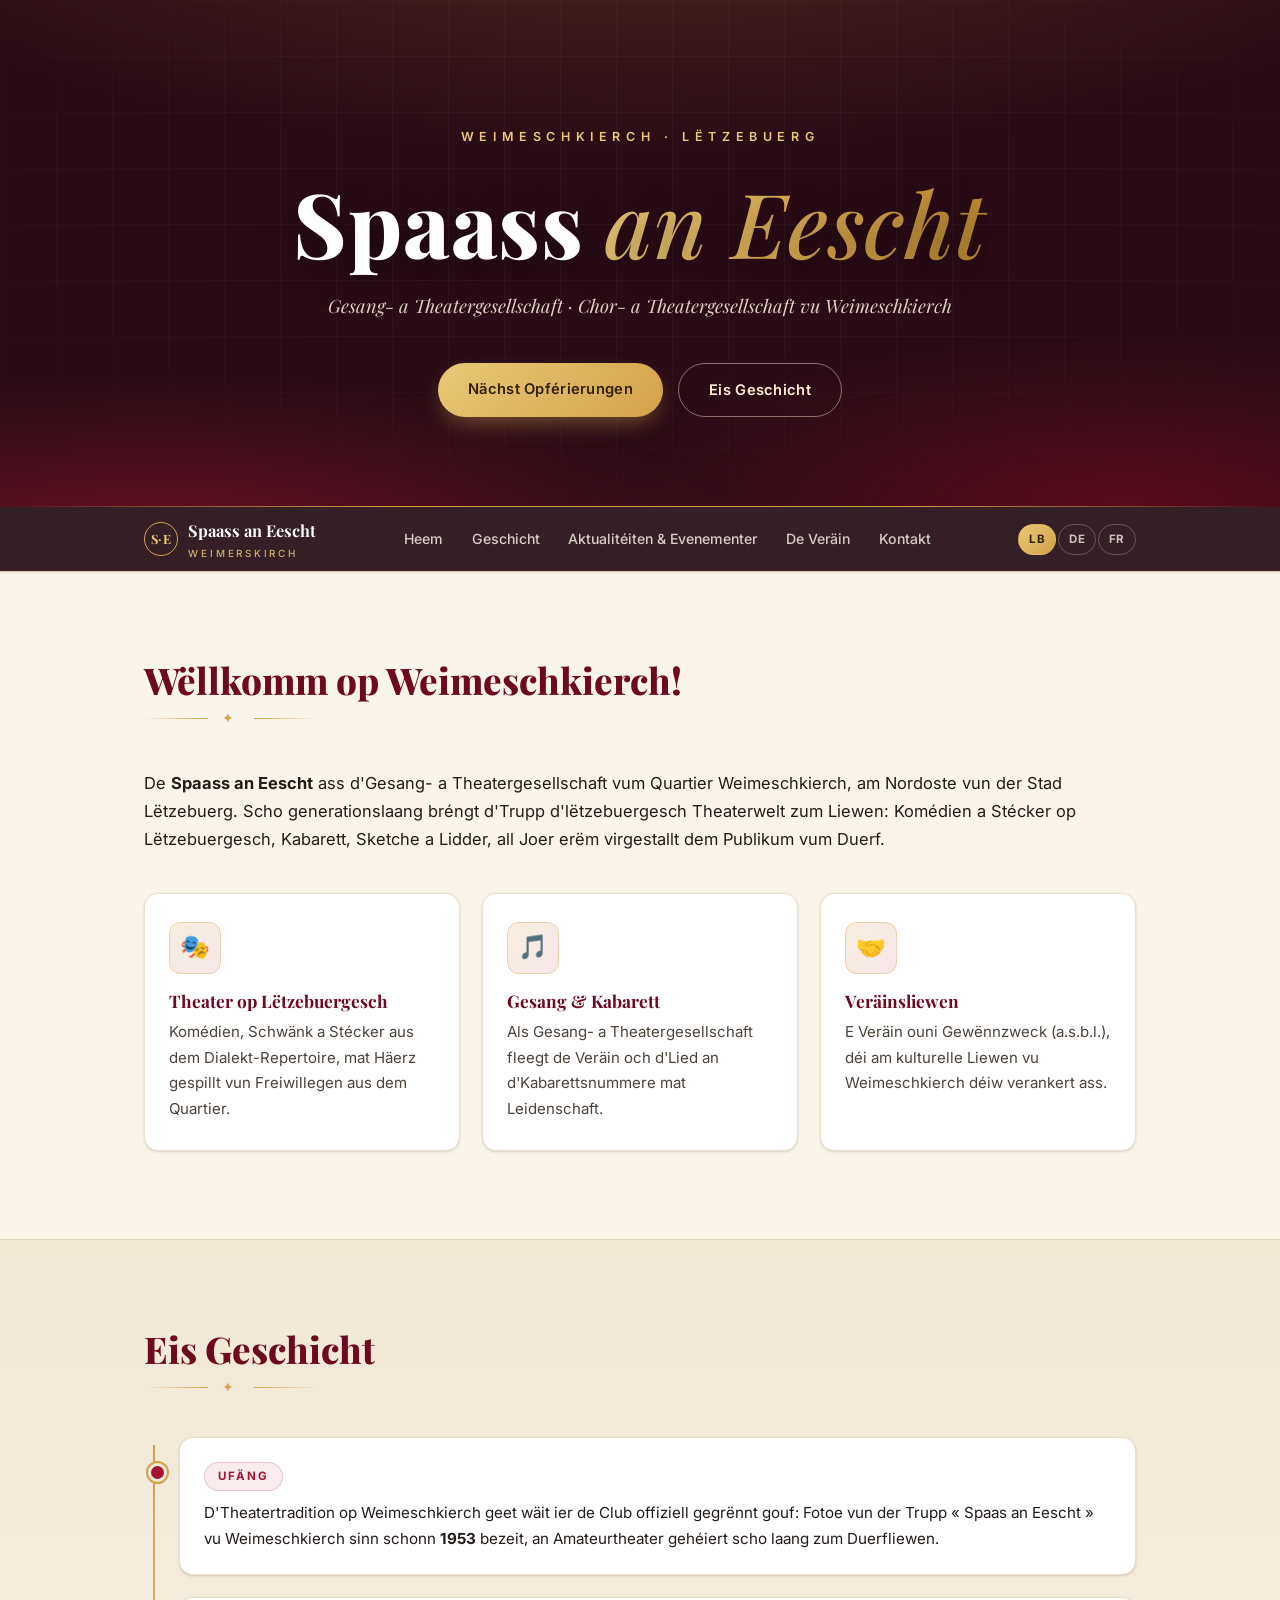
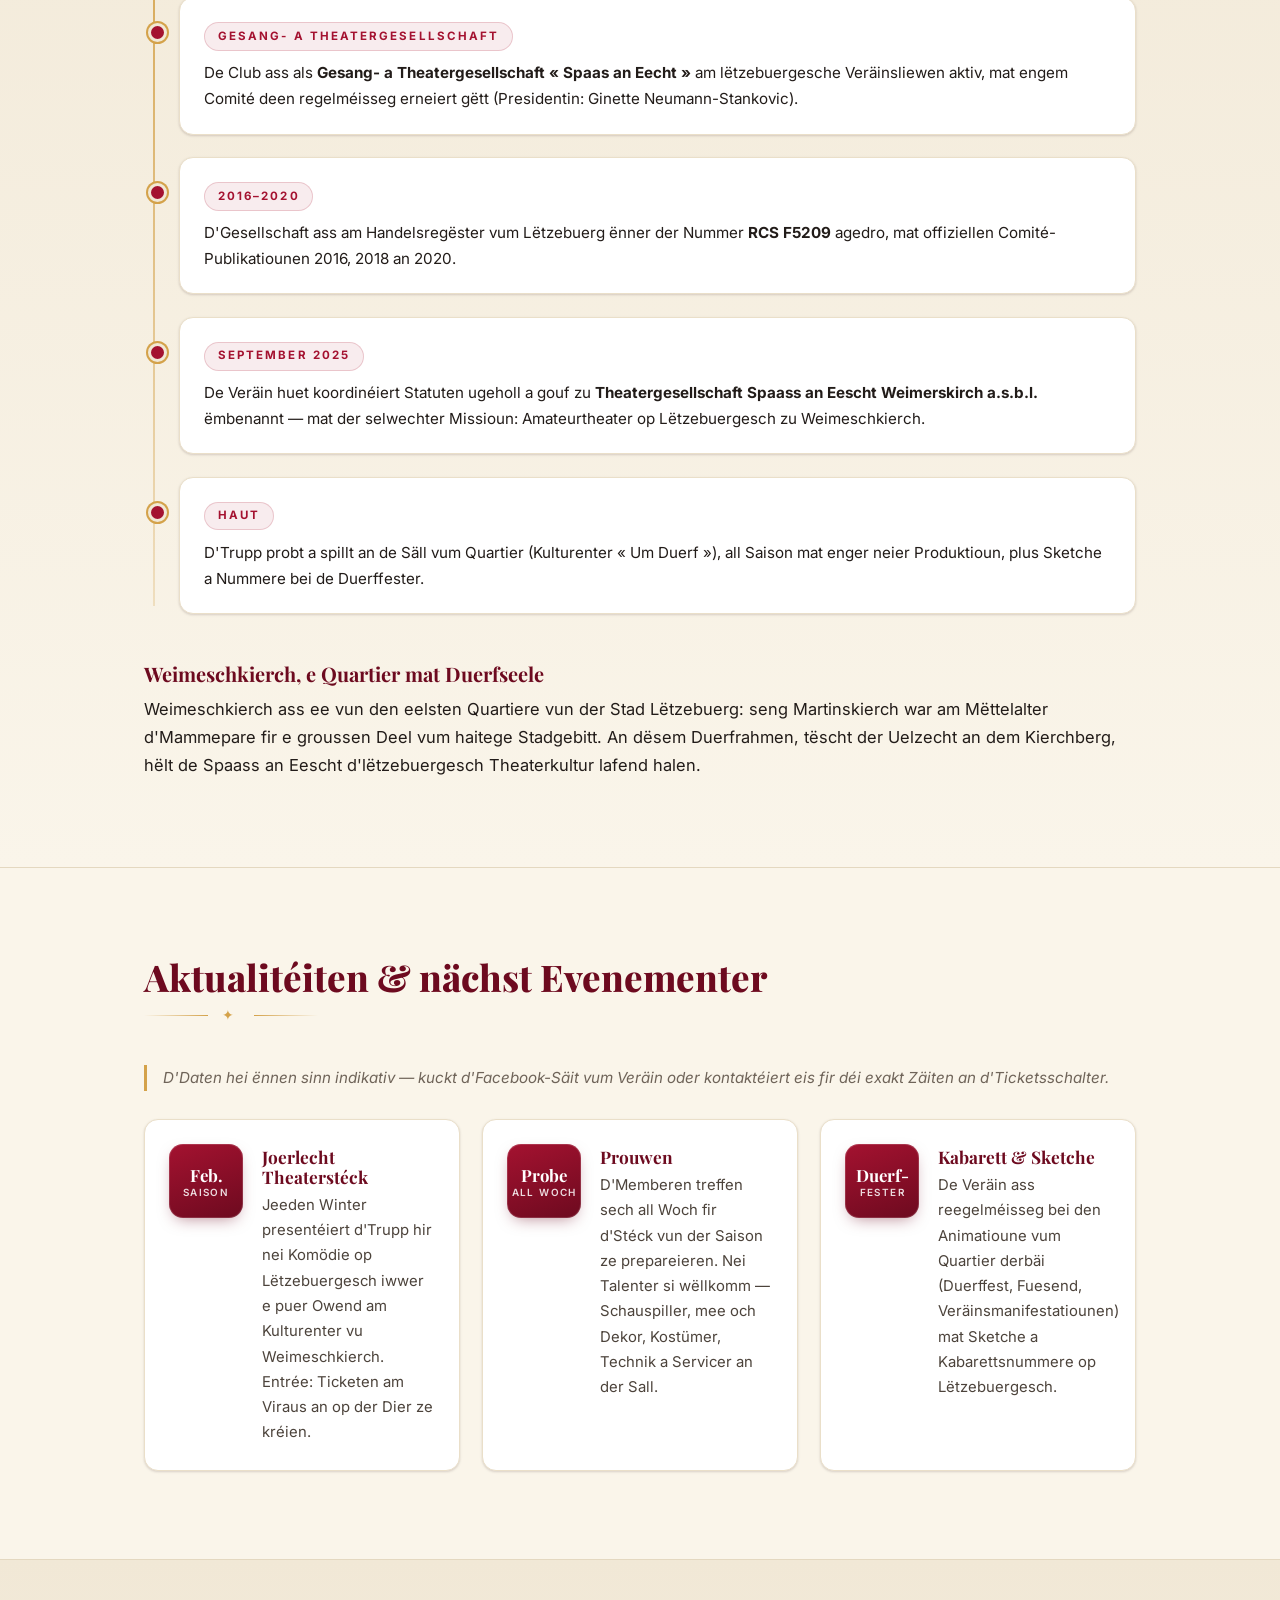
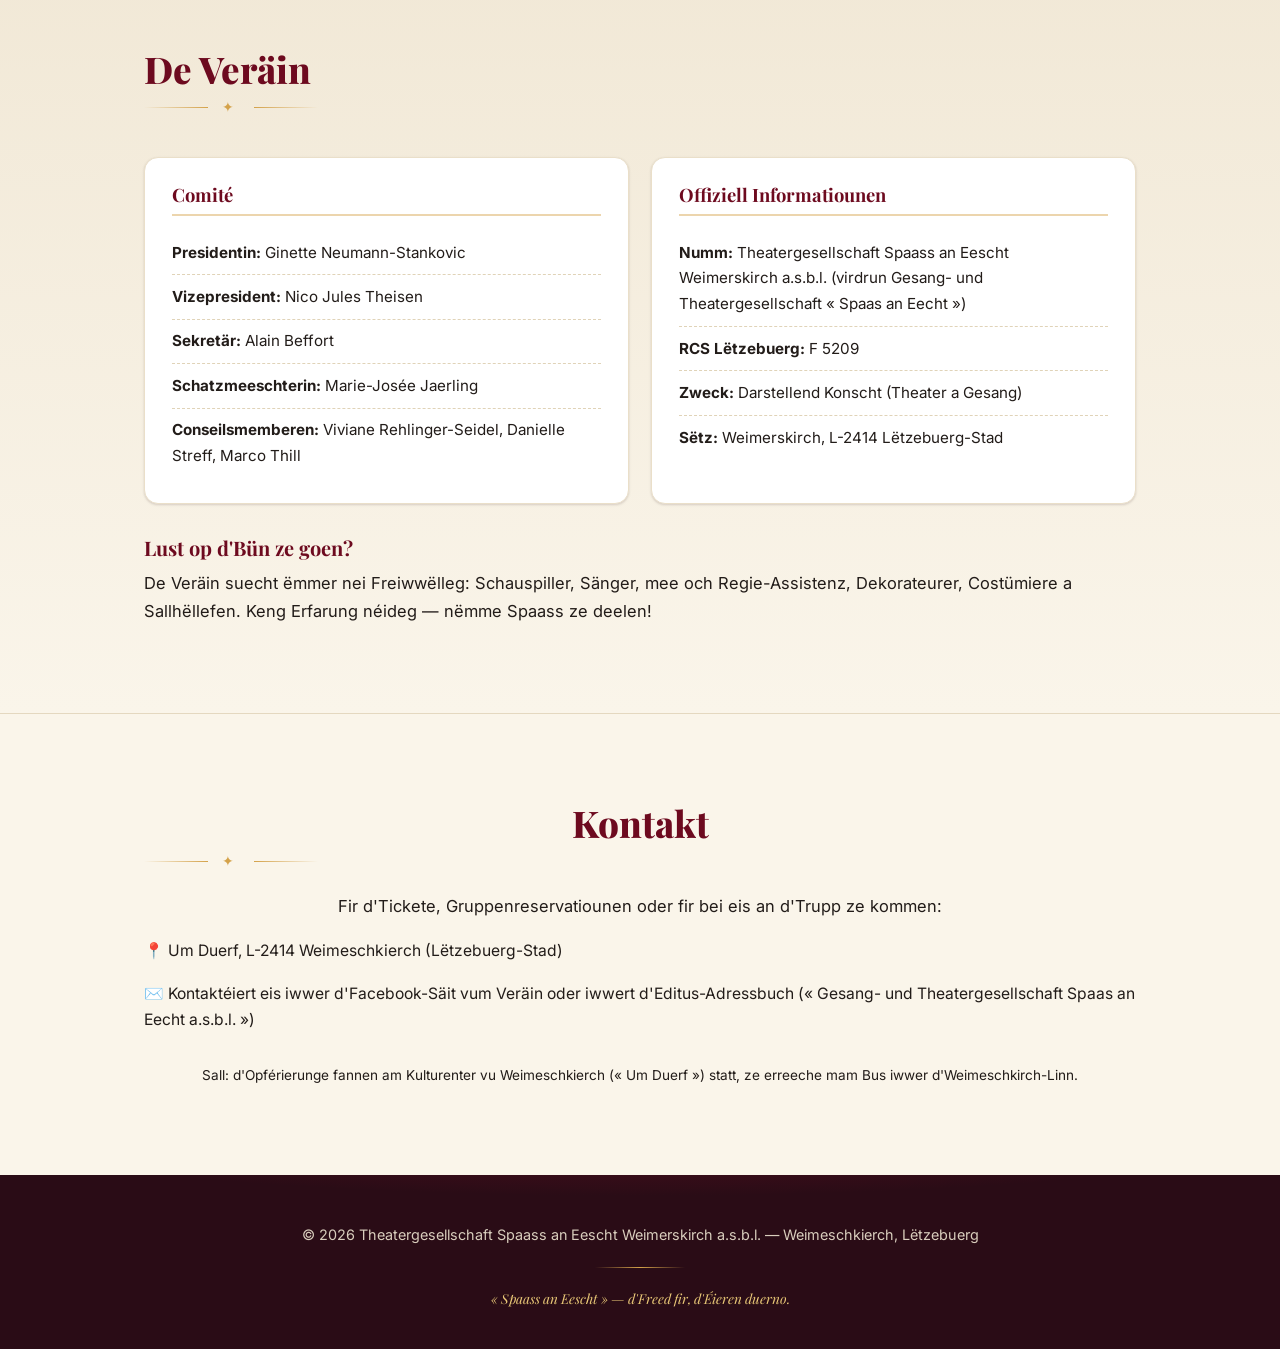
<file: index.html>
<!DOCTYPE html>
<html lang="lb">
<head>
<meta charset="UTF-8">
<meta name="viewport" content="width=device-width, initial-scale=1.0">
<title>Theatergesellschaft Spaass an Eescht Weimerskirch a.s.b.l. — Theaterclub vu Weimeschkierch</title>
<meta name="description" content="Offiziell Websäit vum Theaterclub Spaass an Eescht vu Weimeschkierch (Lëtzebuerg-Stad): Geschicht vun der Gesang- a Theatergesellschaft, Aktualitéiten a nächst Opférierungen.">
<link rel="stylesheet" href="css/style.css">
<link rel="icon" type="image/svg+xml" href="favicon.svg">
<link rel="preconnect" href="https://fonts.googleapis.com">
<link rel="preconnect" href="https://fonts.gstatic.com" crossorigin>
<link href="https://fonts.googleapis.com/css2?family=Inter:wght@400;500;600;700&family=Playfair+Display:ital,wght@0,600;0,700;0,800;1,500;1,700&display=swap" rel="stylesheet">
</head>
<body id="top">

<header class="hero">
  <div class="hero-inner">
    <p class="hero-kicker">Weimeschkierch · Lëtzebuerg</p>
    <h1>Spaass <span>an Eescht</span></h1>
    <p class="hero-sub">Gesang- a Theatergesellschaft · Chor- a Theatergesellschaft vu Weimeschkierch</p>
    <div class="hero-cta">
      <a href="#evenementer" class="btn btn-primary">Nächst Opférierungen</a>
      <a href="#geschicht" class="btn btn-ghost">Eis Geschicht</a>
    </div>
  </div>
</header>

<nav class="nav" id="nav">
  <div class="nav-inner">
    <a class="nav-brand" href="#top">
      <span class="monogram">S·E</span>
      <span class="brand-name">Spaass an Eescht<small>Weimerskirch</small></span>
    </a>
    <ul class="site-links">
    <li><a href="#accueil">Heem</a></li>
    <li><a href="#geschicht">Geschicht</a></li>
    <li><a href="#evenementer">Aktualitéiten &amp; Evenementer</a></li>
    <li><a href="#veräin">De Veräin</a></li>
    <li><a href="#kontakt">Kontakt</a></li>
  </ul>
  <ul class="lang-switch">
    <li><a href="index.html" class="active" aria-current="page">LB</a></li>
    <li><a href="de.html">DE</a></li>
    <li><a href="fr.html">FR</a></li>
  </ul>
</div>
</nav>

<main>

<section id="accueil" class="section intro">
  <div class="container">
    <div class="section-head reveal">
      <h2>Wëllkomm op Weimeschkierch!</h2>
      <div class="ornament"><span>&#10022;</span></div>
    </div>    <p>De <strong>Spaass an Eescht</strong> ass d'Gesang- a Theatergesellschaft vum Quartier
    Weimeschkierch, am Nordoste vun der Stad Lëtzebuerg. Scho generationslaang bréngt d'Trupp
    d'lëtzebuergesch Theaterwelt zum Liewen: Komédien a Stécker op Lëtzebuergesch, Kabarett,
    Sketche a Lidder, all Joer erëm virgestallt dem Publikum vum Duerf.</p>
    <div class="features">
      <div class="feature">
        <div class="icon">🎭</div>
        <h3>Theater op Lëtzebuergesch</h3>
        <p>Komédien, Schwänk a Stécker aus dem Dialekt-Repertoire, mat Häerz gespillt vun Freiwillegen aus dem Quartier.</p>
      </div>
      <div class="feature">
        <div class="icon">🎵</div>
        <h3>Gesang &amp; Kabarett</h3>
        <p>Als Gesang- a Theatergesellschaft fleegt de Veräin och d'Lied an d'Kabarettsnummere mat Leidenschaft.</p>
      </div>
      <div class="feature">
        <div class="icon">🤝</div>
        <h3>Veräinsliewen</h3>
        <p>E Veräin ouni Gewënnzweck (a.s.b.l.), déi am kulturelle Liewen vu Weimeschkierch déiw verankert ass.</p>
      </div>
    </div>
  </div>
</section>

<section id="geschicht" class="section section-alt">
  <div class="container">
    <div class="section-head reveal">
      <h2>Eis Geschicht</h2>
      <div class="ornament"><span>&#10022;</span></div>
    </div>    <div class="timeline">
      <div class="timeline-item">
        <span class="timeline-date">Ufäng</span>
        <p>D'Theatertradition op Weimeschkierch geet wäit ier de Club offiziell gegrënnt gouf: Fotoe vun
        der Trupp «&nbsp;Spaas an Eescht&nbsp;» vu Weimeschkierch sinn schonn <strong>1953</strong>
        bezeit, an Amateurtheater gehéiert scho laang zum Duerfliewen.</p>
      </div>
      <div class="timeline-item">
        <span class="timeline-date">Gesang- a Theatergesellschaft</span>
        <p>De Club ass als <strong>Gesang- a Theatergesellschaft «&nbsp;Spaas an Eecht&nbsp;»</strong>
        am lëtzebuergesche Veräinsliewen aktiv, mat engem Comité deen regelméisseg erneiert gëtt
        (Presidentin: Ginette Neumann-Stankovic).</p>
      </div>
      <div class="timeline-item">
        <span class="timeline-date">2016–2020</span>
        <p>D'Gesellschaft ass am Handelsregëster vum Lëtzebuerg ënner der Nummer <strong>RCS F5209</strong>
        agedro, mat offiziellen Comité-Publikatiounen 2016, 2018 an 2020.</p>
      </div>
      <div class="timeline-item">
        <span class="timeline-date">September 2025</span>
        <p>De Veräin huet koordinéiert Statuten ugeholl a gouf zu
        <strong>Theatergesellschaft Spaass an Eescht Weimerskirch a.s.b.l.</strong> ëmbenannt — mat der
        selwechter Missioun: Amateurtheater op Lëtzebuergesch zu Weimeschkierch.</p>
      </div>
      <div class="timeline-item">
        <span class="timeline-date">Haut</span>
        <p>D'Trupp probt a spillt an de Säll vum Quartier (Kulturenter «&nbsp;Um Duerf&nbsp;»), all Saison
        mat enger neier Produktioun, plus Sketche a Nummere bei de Duerffester.</p>
      </div>
    </div>
    <h3>Weimeschkierch, e Quartier mat Duerfseele</h3>
    <p>Weimeschkierch ass ee vun den eelsten Quartiere vun der Stad Lëtzebuerg: seng Martinskierch war
    am Mëttelalter d'Mammepare fir e groussen Deel vum haitege Stadgebitt. An dësem Duerfrahmen,
    tëscht der Uelzecht an dem Kierchberg, hëlt de Spaass an Eescht d'lëtzebuergesch Theaterkultur
    lafend halen.</p>
  </div>
</section>

<section id="evenementer" class="section">
  <div class="container">
    <div class="section-head reveal">
      <h2>Aktualitéiten &amp; nächst Evenementer</h2>
      <div class="ornament"><span>&#10022;</span></div>
    </div>    <p class="note">D'Daten hei ënnen sinn indikativ — kuckt d'Facebook-Säit vum Veräin oder kontaktéiert
    eis fir déi exakt Zäiten an d'Ticketsschalter.</p>
    <div class="events">
      <article class="event">
        <div class="event-date"><span class="day">Feb.</span><span class="year">Saison</span></div>
        <div class="event-body">
          <h3>Joerlecht Theaterstéck</h3>
          <p>Jeeden Winter presentéiert d'Trupp hir nei Komödie op Lëtzebuergesch iwwer e puer Owend
          am Kulturenter vu Weimeschkierch. Entrée: Ticketen am Viraus an op der Dier ze kréien.</p>
        </div>
      </article>
      <article class="event">
        <div class="event-date"><span class="day">Probe</span><span class="year">all Woch</span></div>
        <div class="event-body">
          <h3>Prouwen</h3>
          <p>D'Memberen treffen sech all Woch fir d'Stéck vun der Saison ze prepareieren. Nei Talenter
          si wëllkomm — Schauspiller, mee och Dekor, Kostümer, Technik a Servicer an der Sall.</p>
        </div>
      </article>
      <article class="event">
        <div class="event-date"><span class="day">Duerf-</span><span class="year">fester</span></div>
        <div class="event-body">
          <h3>Kabarett &amp; Sketche</h3>
          <p>De Veräin ass reegelméisseg bei den Animatioune vum Quartier derbäi (Duerffest, Fuesend,
          Veräinsmanifestatiounen) mat Sketche a Kabarettsnummere op Lëtzebuergesch.</p>
        </div>
      </article>
    </div>
  </div>
</section>

<section id="veräin" class="section section-alt">
  <div class="container">
    <div class="section-head reveal">
      <h2>De Veräin</h2>
      <div class="ornament"><span>&#10022;</span></div>
    </div>    <div class="assoc-grid">
      <div>
        <h3>Comité</h3>
        <ul class="committee">
          <li><strong>Presidentin:</strong> Ginette Neumann-Stankovic</li>
          <li><strong>Vizepresident:</strong> Nico Jules Theisen</li>
          <li><strong>Sekretär:</strong> Alain Beffort</li>
          <li><strong>Schatzmeeschterin:</strong> Marie-Josée Jaerling</li>
          <li><strong>Conseilsmemberen:</strong> Viviane Rehlinger-Seidel, Danielle Streff, Marco Thill</li>
        </ul>
      </div>
      <div>
        <h3>Offiziell Informatiounen</h3>
        <ul class="registry">
          <li><strong>Numm:</strong> Theatergesellschaft Spaass an Eescht Weimerskirch a.s.b.l.
          (virdrun Gesang- und Theatergesellschaft «&nbsp;Spaas an Eecht&nbsp;»)</li>
          <li><strong>RCS Lëtzebuerg:</strong> F 5209</li>
          <li><strong>Zweck:</strong> Darstellend Konscht (Theater a Gesang)</li>
          <li><strong>Sëtz:</strong> Weimerskirch, L-2414 Lëtzebuerg-Stad</li>
        </ul>
      </div>
    </div>
    <h3>Lust op d'Bün ze goen?</h3>
    <p>De Veräin suecht ëmmer nei Freiwwëlleg: Schauspiller, Sänger, mee och Regie-Assistenz,
    Dekorateurer, Costümiere a Sallhëllefen. Keng Erfarung néideg — nëmme Spaass ze deelen!</p>
  </div>
</section>

<section id="kontakt" class="section contact">
  <div class="container">
    <div class="section-head reveal">
      <h2>Kontakt</h2>
      <div class="ornament"><span>&#10022;</span></div>
    </div>    <p>Fir d'Tickete, Gruppenreservatiounen oder fir bei eis an d'Trupp ze kommen:</p>
    <ul class="contact-list">
      <li>📍 Um Duerf, L-2414 Weimeschkierch (Lëtzebuerg-Stad)</li>
      <li>✉️ Kontaktéiert eis iwwer d'Facebook-Säit vum Veräin oder iwwert d'Editus-Adressbuch
      («&nbsp;Gesang- und Theatergesellschaft Spaas an Eecht a.s.b.l.&nbsp;»)</li>
    </ul>
    <p class="small">Sall: d'Opférierunge fannen am Kulturenter vu Weimeschkierch
    («&nbsp;Um Duerf&nbsp;») statt, ze erreeche mam Bus iwwer d'Weimeschkirch-Linn.</p>
  </div>
</section>

</main>

<footer class="footer">
  <div class="container">
    <p>© <span id="year">2026</span> Theatergesellschaft Spaass an Eescht Weimerskirch a.s.b.l. — Weimeschkierch, Lëtzebuerg</p>
    <div class="rule"></div>
    <p class="tagline small">«&nbsp;Spaass an Eescht&nbsp;» — d'Freed fir, d'Éieren duerno.</p>
  </div>
</footer>

<script src="js/main.js"></script>
<script>
document.getElementById('year').textContent = new Date().getFullYear();
</script>
</body>
</html>
</file>
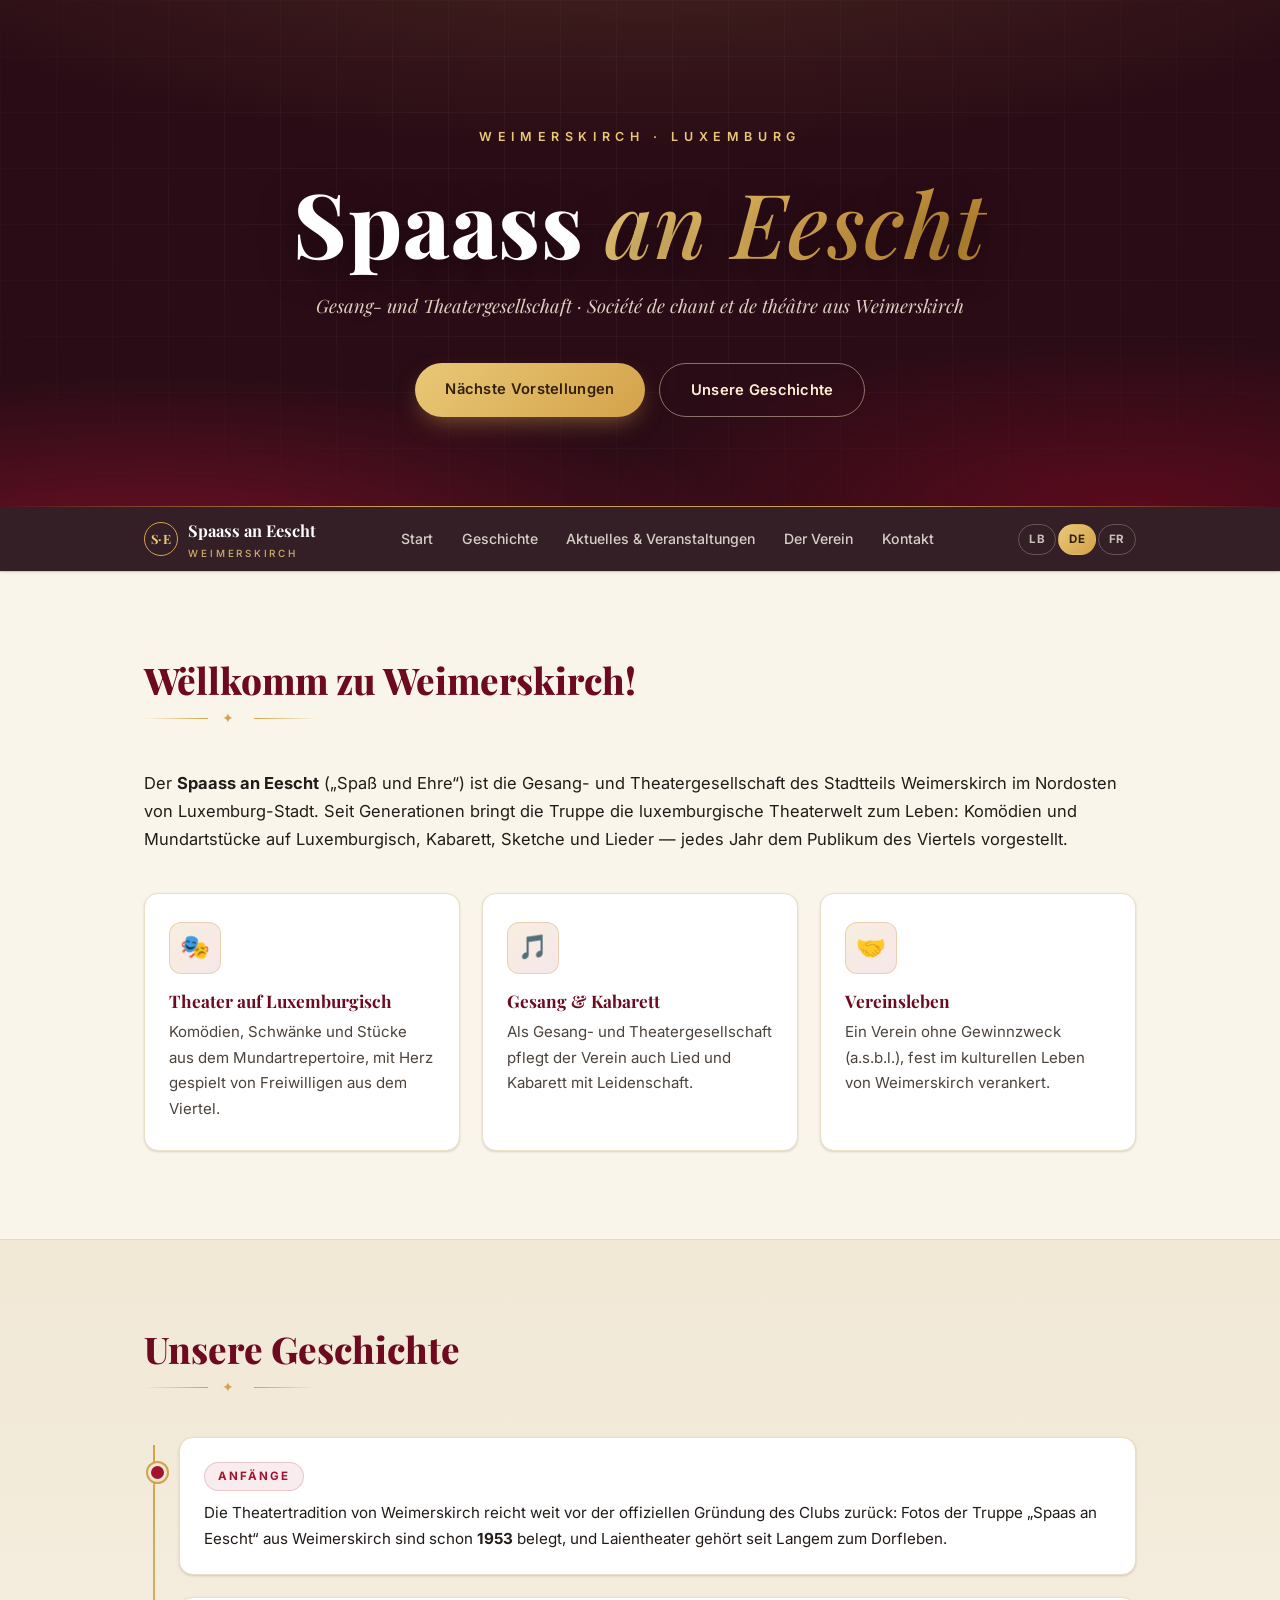
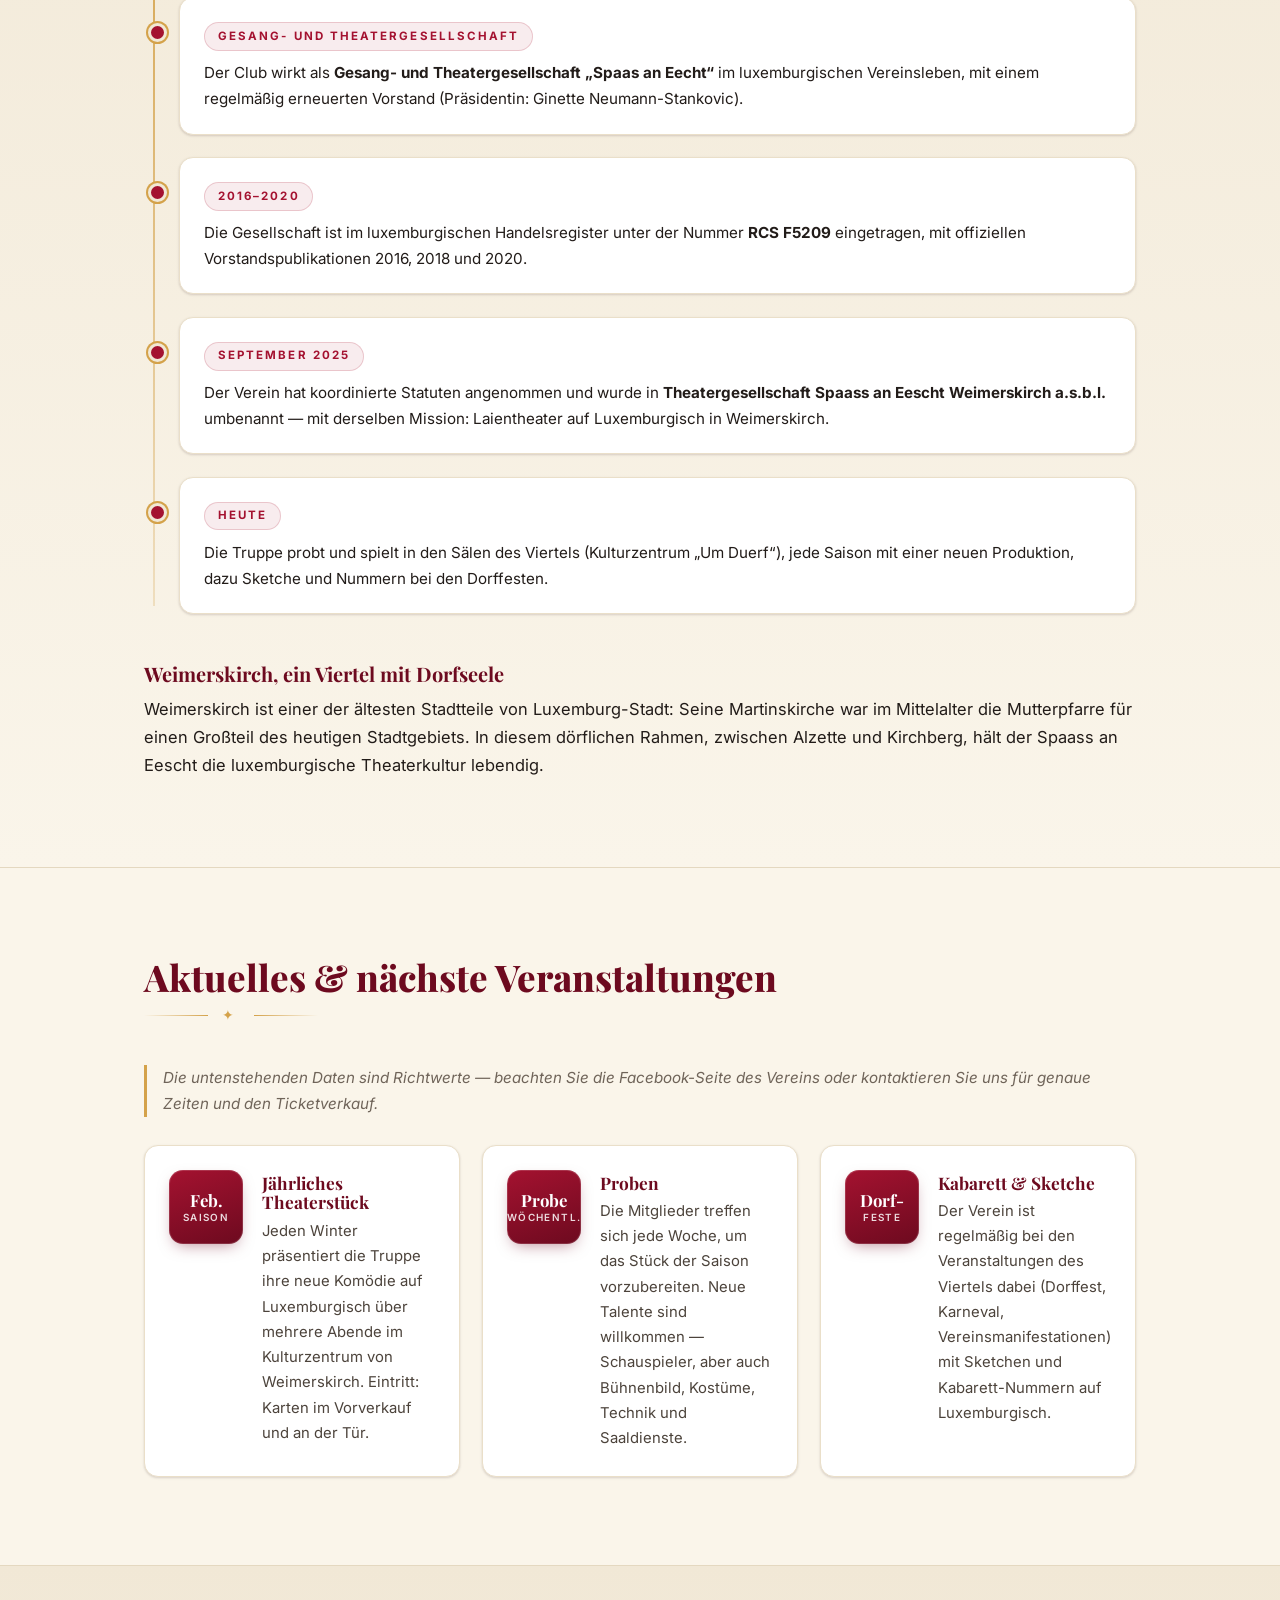
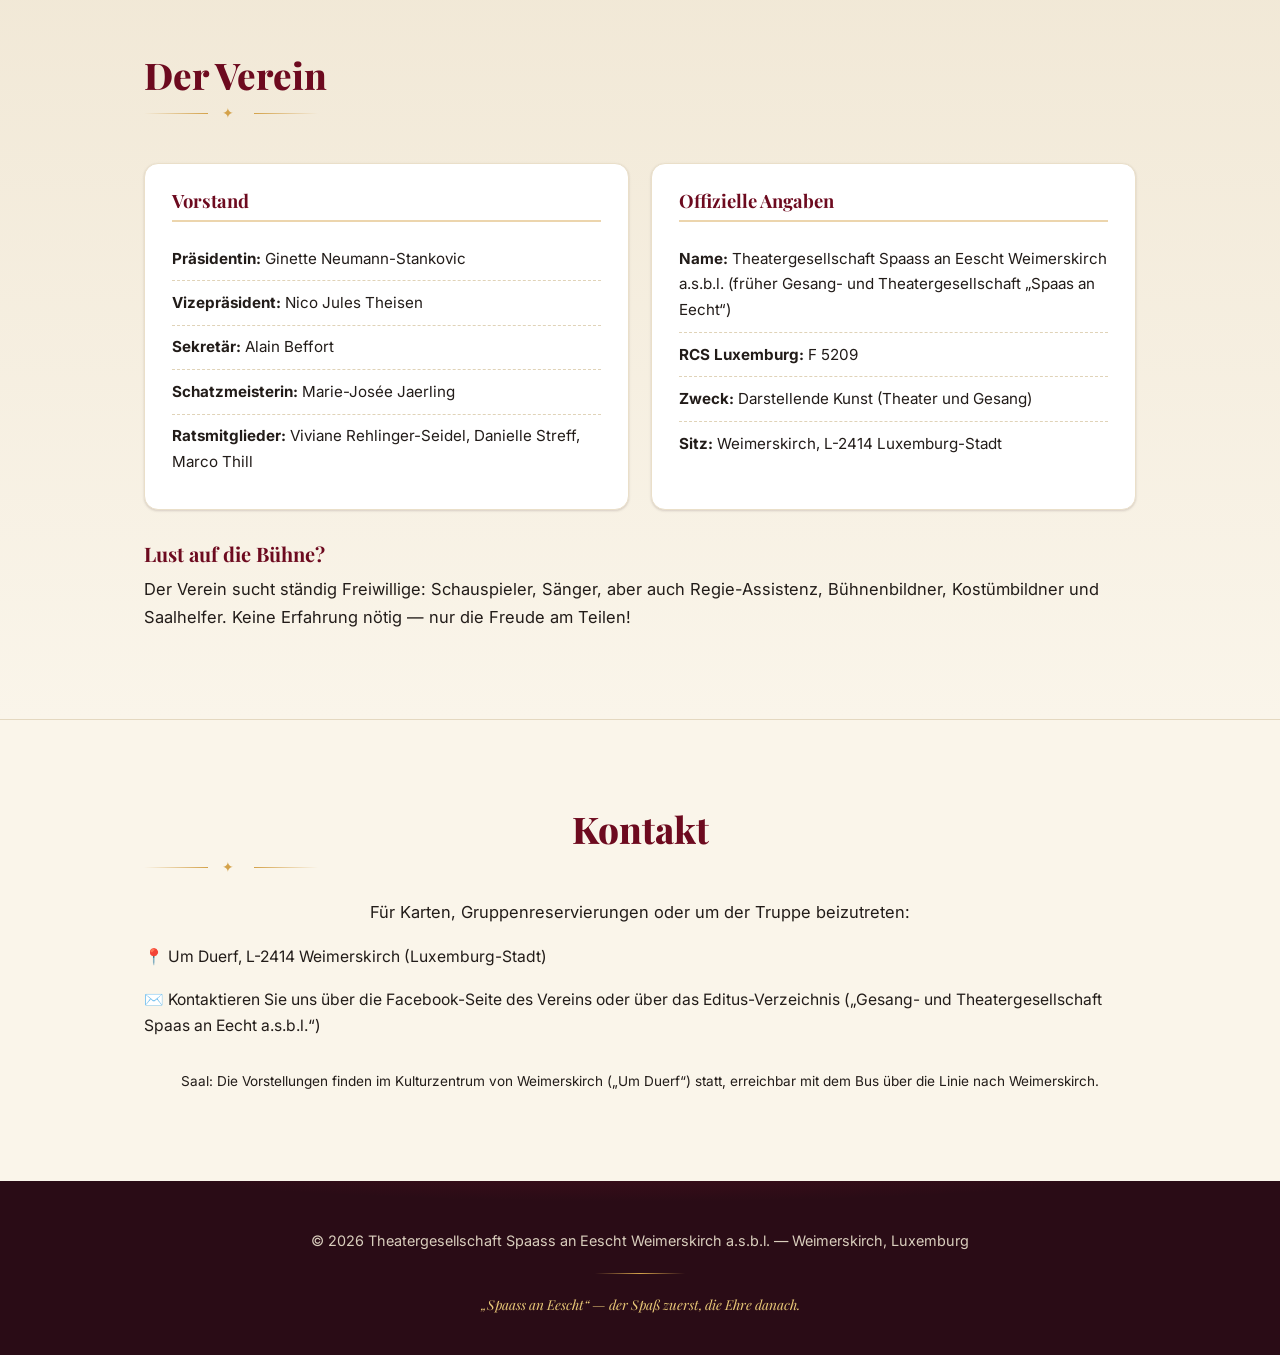
<file: de.html>
<!DOCTYPE html>
<html lang="de">
<head>
<meta charset="UTF-8">
<meta name="viewport" content="width=device-width, initial-scale=1.0">
<title>Theatergesellschaft Spaass an Eescht Weimerskirch a.s.b.l. — Theaterclub aus Weimerskirch</title>
<meta name="description" content="Offizielle Website des Theaterclubs Spaass an Eescht aus Weimerskirch (Luxemburg-Stadt): Geschichte der Gesang- und Theatergesellschaft, Aktuelles und nächste Vorstellungen.">
<link rel="stylesheet" href="css/style.css">
<link rel="icon" type="image/svg+xml" href="favicon.svg">
<link rel="preconnect" href="https://fonts.googleapis.com">
<link rel="preconnect" href="https://fonts.gstatic.com" crossorigin>
<link href="https://fonts.googleapis.com/css2?family=Inter:wght@400;500;600;700&family=Playfair+Display:ital,wght@0,600;0,700;0,800;1,500;1,700&display=swap" rel="stylesheet">
</head>
<body id="top">

<header class="hero">
  <div class="hero-inner">
    <p class="hero-kicker">Weimerskirch · Luxemburg</p>
    <h1>Spaass <span>an Eescht</span></h1>
    <p class="hero-sub">Gesang- und Theatergesellschaft · Société de chant et de théâtre aus Weimerskirch</p>
    <div class="hero-cta">
      <a href="#veranstaltungen" class="btn btn-primary">Nächste Vorstellungen</a>
      <a href="#geschichte" class="btn btn-ghost">Unsere Geschichte</a>
    </div>
  </div>
</header>

<nav class="nav" id="nav">
  <div class="nav-inner">
    <a class="nav-brand" href="#top">
      <span class="monogram">S·E</span>
      <span class="brand-name">Spaass an Eescht<small>Weimerskirch</small></span>
    </a>
    <ul class="site-links">
    <li><a href="#start">Start</a></li>
    <li><a href="#geschichte">Geschichte</a></li>
    <li><a href="#veranstaltungen">Aktuelles &amp; Veranstaltungen</a></li>
    <li><a href="#verein">Der Verein</a></li>
    <li><a href="#kontakt">Kontakt</a></li>
  </ul>
  <ul class="lang-switch">
    <li><a href="index.html">LB</a></li>
    <li><a href="de.html" class="active" aria-current="page">DE</a></li>
    <li><a href="fr.html">FR</a></li>
  </ul>
</div>
</nav>

<main>

<section id="start" class="section intro">
  <div class="container">
    <div class="section-head reveal">
      <h2>Wëllkomm zu Weimerskirch!</h2>
      <div class="ornament"><span>&#10022;</span></div>
    </div>    <p>Der <strong>Spaass an Eescht</strong> („Spaß und Ehre“) ist die Gesang- und Theatergesellschaft
    des Stadtteils Weimerskirch im Nordosten von Luxemburg-Stadt. Seit Generationen bringt die Truppe
    die luxemburgische Theaterwelt zum Leben: Komödien und Mundartstücke auf Luxemburgisch, Kabarett,
    Sketche und Lieder — jedes Jahr dem Publikum des Viertels vorgestellt.</p>
    <div class="features">
      <div class="feature">
        <div class="icon">🎭</div>
        <h3>Theater auf Luxemburgisch</h3>
        <p>Komödien, Schwänke und Stücke aus dem Mundartrepertoire, mit Herz gespielt von Freiwilligen aus dem Viertel.</p>
      </div>
      <div class="feature">
        <div class="icon">🎵</div>
        <h3>Gesang &amp; Kabarett</h3>
        <p>Als Gesang- und Theatergesellschaft pflegt der Verein auch Lied und Kabarett mit Leidenschaft.</p>
      </div>
      <div class="feature">
        <div class="icon">🤝</div>
        <h3>Vereinsleben</h3>
        <p>Ein Verein ohne Gewinnzweck (a.s.b.l.), fest im kulturellen Leben von Weimerskirch verankert.</p>
      </div>
    </div>
  </div>
</section>

<section id="geschichte" class="section section-alt">
  <div class="container">
    <div class="section-head reveal">
      <h2>Unsere Geschichte</h2>
      <div class="ornament"><span>&#10022;</span></div>
    </div>    <div class="timeline">
      <div class="timeline-item">
        <span class="timeline-date">Anfänge</span>
        <p>Die Theatertradition von Weimerskirch reicht weit vor der offiziellen Gründung des Clubs
        zurück: Fotos der Truppe „Spaas an Eescht“ aus Weimerskirch sind schon <strong>1953</strong>
        belegt, und Laientheater gehört seit Langem zum Dorfleben.</p>
      </div>
      <div class="timeline-item">
        <span class="timeline-date">Gesang- und Theatergesellschaft</span>
        <p>Der Club wirkt als <strong>Gesang- und Theatergesellschaft „Spaas an Eecht“</strong> im
        luxemburgischen Vereinsleben, mit einem regelmäßig erneuerten Vorstand
        (Präsidentin: Ginette Neumann-Stankovic).</p>
      </div>
      <div class="timeline-item">
        <span class="timeline-date">2016–2020</span>
        <p>Die Gesellschaft ist im luxemburgischen Handelsregister unter der Nummer
        <strong>RCS F5209</strong> eingetragen, mit offiziellen Vorstandspublikationen 2016, 2018 und 2020.</p>
      </div>
      <div class="timeline-item">
        <span class="timeline-date">September 2025</span>
        <p>Der Verein hat koordinierte Statuten angenommen und wurde in
        <strong>Theatergesellschaft Spaass an Eescht Weimerskirch a.s.b.l.</strong> umbenannt — mit
        derselben Mission: Laientheater auf Luxemburgisch in Weimerskirch.</p>
      </div>
      <div class="timeline-item">
        <span class="timeline-date">Heute</span>
        <p>Die Truppe probt und spielt in den Sälen des Viertels (Kulturzentrum „Um Duerf“), jede
        Saison mit einer neuen Produktion, dazu Sketche und Nummern bei den Dorffesten.</p>
      </div>
    </div>
    <h3>Weimerskirch, ein Viertel mit Dorfseele</h3>
    <p>Weimerskirch ist einer der ältesten Stadtteile von Luxemburg-Stadt: Seine Martinskirche war im
    Mittelalter die Mutterpfarre für einen Großteil des heutigen Stadtgebiets. In diesem dörflichen
    Rahmen, zwischen Alzette und Kirchberg, hält der Spaass an Eescht die luxemburgische Theaterkultur
    lebendig.</p>
  </div>
</section>

<section id="veranstaltungen" class="section">
  <div class="container">
    <div class="section-head reveal">
      <h2>Aktuelles &amp; nächste Veranstaltungen</h2>
      <div class="ornament"><span>&#10022;</span></div>
    </div>    <p class="note">Die untenstehenden Daten sind Richtwerte — beachten Sie die Facebook-Seite des
    Vereins oder kontaktieren Sie uns für genaue Zeiten und den Ticketverkauf.</p>
    <div class="events">
      <article class="event">
        <div class="event-date"><span class="day">Feb.</span><span class="year">Saison</span></div>
        <div class="event-body">
          <h3>Jährliches Theaterstück</h3>
          <p>Jeden Winter präsentiert die Truppe ihre neue Komödie auf Luxemburgisch über mehrere
          Abende im Kulturzentrum von Weimerskirch. Eintritt: Karten im Vorverkauf und an der Tür.</p>
        </div>
      </article>
      <article class="event">
        <div class="event-date"><span class="day">Probe</span><span class="year">wöchentl.</span></div>
        <div class="event-body">
          <h3>Proben</h3>
          <p>Die Mitglieder treffen sich jede Woche, um das Stück der Saison vorzubereiten. Neue
          Talente sind willkommen — Schauspieler, aber auch Bühnenbild, Kostüme, Technik und Saaldienste.</p>
        </div>
      </article>
      <article class="event">
        <div class="event-date"><span class="day">Dorf-</span><span class="year">feste</span></div>
        <div class="event-body">
          <h3>Kabarett &amp; Sketche</h3>
          <p>Der Verein ist regelmäßig bei den Veranstaltungen des Viertels dabei (Dorffest,
          Karneval, Vereinsmanifestationen) mit Sketchen und Kabarett-Nummern auf Luxemburgisch.</p>
        </div>
      </article>
    </div>
  </div>
</section>

<section id="verein" class="section section-alt">
  <div class="container">
    <div class="section-head reveal">
      <h2>Der Verein</h2>
      <div class="ornament"><span>&#10022;</span></div>
    </div>    <div class="assoc-grid">
      <div>
        <h3>Vorstand</h3>
        <ul class="committee">
          <li><strong>Präsidentin:</strong> Ginette Neumann-Stankovic</li>
          <li><strong>Vizepräsident:</strong> Nico Jules Theisen</li>
          <li><strong>Sekretär:</strong> Alain Beffort</li>
          <li><strong>Schatzmeisterin:</strong> Marie-Josée Jaerling</li>
          <li><strong>Ratsmitglieder:</strong> Viviane Rehlinger-Seidel, Danielle Streff, Marco Thill</li>
        </ul>
      </div>
      <div>
        <h3>Offizielle Angaben</h3>
        <ul class="registry">
          <li><strong>Name:</strong> Theatergesellschaft Spaass an Eescht Weimerskirch a.s.b.l.
          (früher Gesang- und Theatergesellschaft „Spaas an Eecht“)</li>
          <li><strong>RCS Luxemburg:</strong> F 5209</li>
          <li><strong>Zweck:</strong> Darstellende Kunst (Theater und Gesang)</li>
          <li><strong>Sitz:</strong> Weimerskirch, L-2414 Luxemburg-Stadt</li>
        </ul>
      </div>
    </div>
    <h3>Lust auf die Bühne?</h3>
    <p>Der Verein sucht ständig Freiwillige: Schauspieler, Sänger, aber auch Regie-Assistenz,
    Bühnenbildner, Kostümbildner und Saalhelfer. Keine Erfahrung nötig — nur die Freude am Teilen!</p>
  </div>
</section>

<section id="kontakt" class="section contact">
  <div class="container">
    <div class="section-head reveal">
      <h2>Kontakt</h2>
      <div class="ornament"><span>&#10022;</span></div>
    </div>    <p>Für Karten, Gruppenreservierungen oder um der Truppe beizutreten:</p>
    <ul class="contact-list">
      <li>📍 Um Duerf, L-2414 Weimerskirch (Luxemburg-Stadt)</li>
      <li>✉️ Kontaktieren Sie uns über die Facebook-Seite des Vereins oder über das Editus-Verzeichnis
      („Gesang- und Theatergesellschaft Spaas an Eecht a.s.b.l.“)</li>
    </ul>
    <p class="small">Saal: Die Vorstellungen finden im Kulturzentrum von Weimerskirch
    („Um Duerf“) statt, erreichbar mit dem Bus über die Linie nach Weimerskirch.</p>
  </div>
</section>

</main>

<footer class="footer">
  <div class="container">
    <p>© <span id="year">2026</span> Theatergesellschaft Spaass an Eescht Weimerskirch a.s.b.l. — Weimerskirch, Luxemburg</p>
    <div class="rule"></div>
    <p class="tagline small">„Spaass an Eescht“ — der Spaß zuerst, die Ehre danach.</p>
  </div>
</footer>

<script src="js/main.js"></script>
<script>
document.getElementById('year').textContent = new Date().getFullYear();
</script>
</body>
</html>
</file>
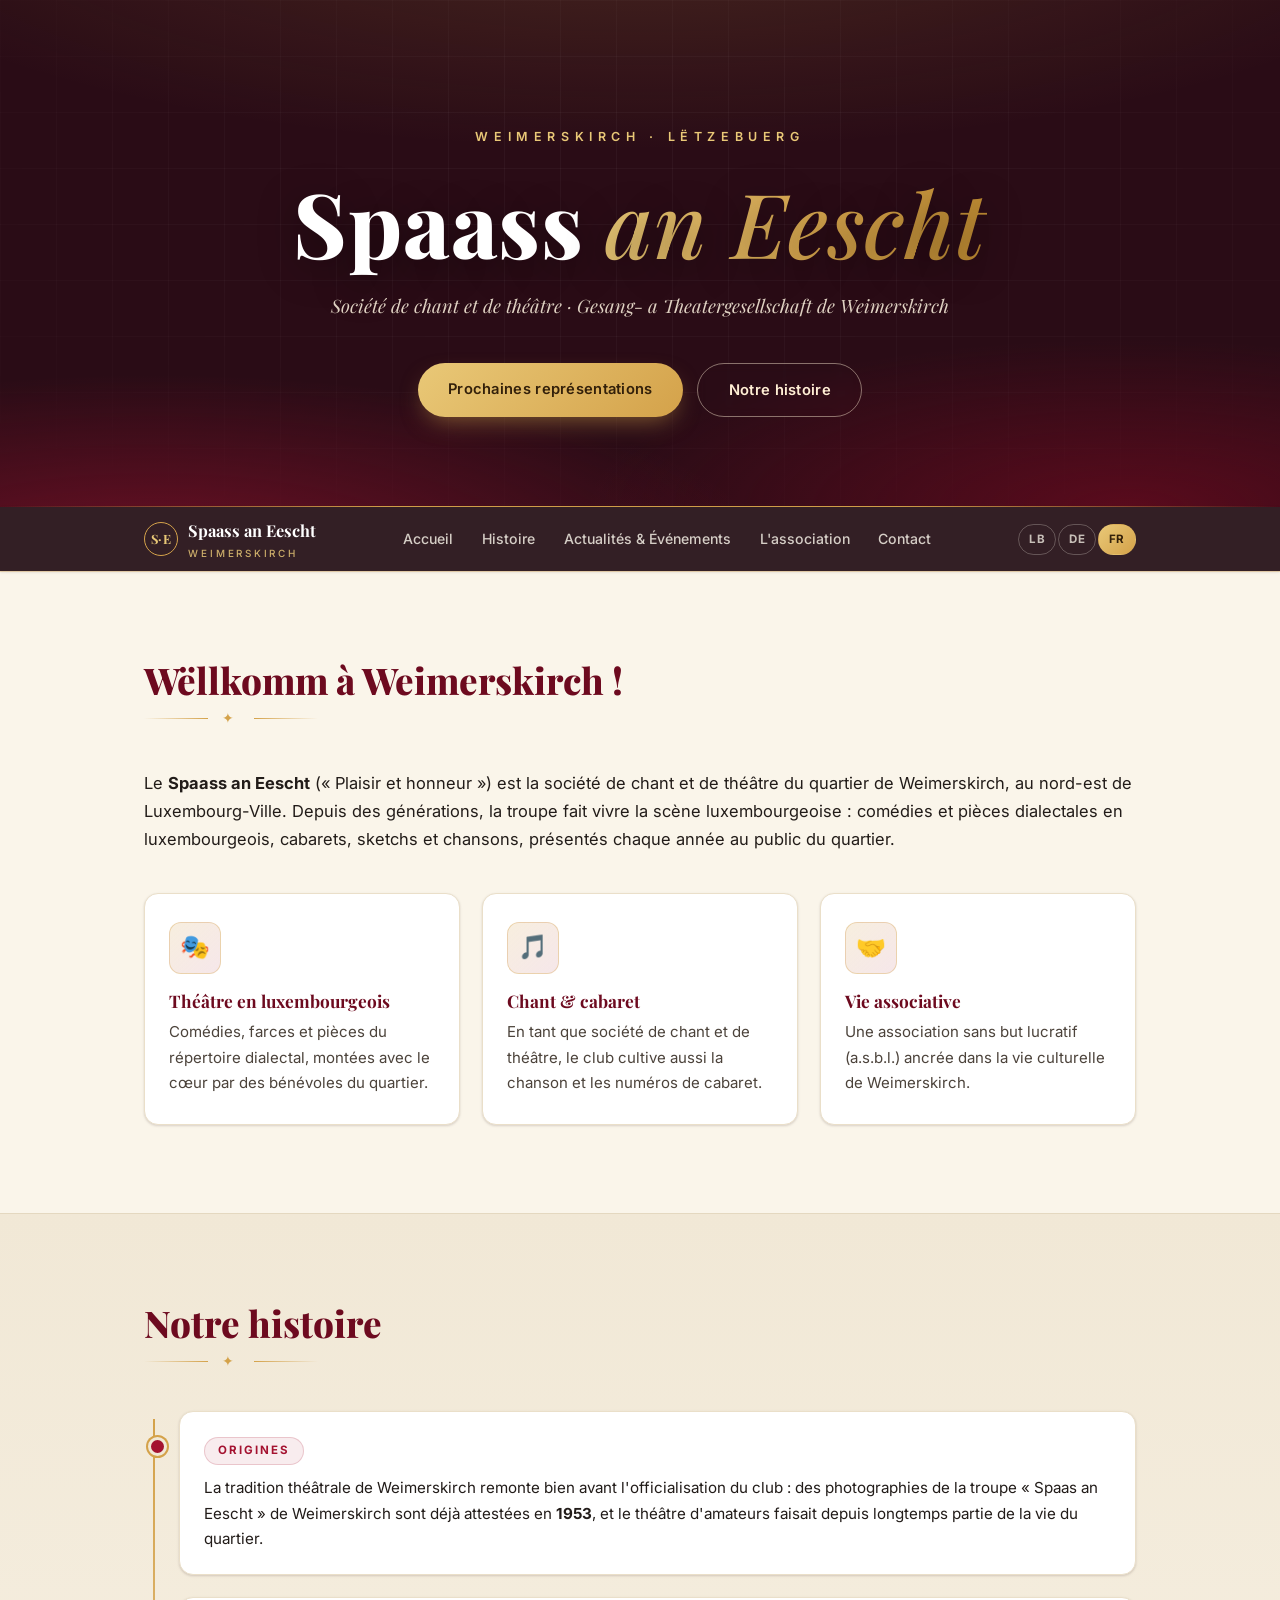
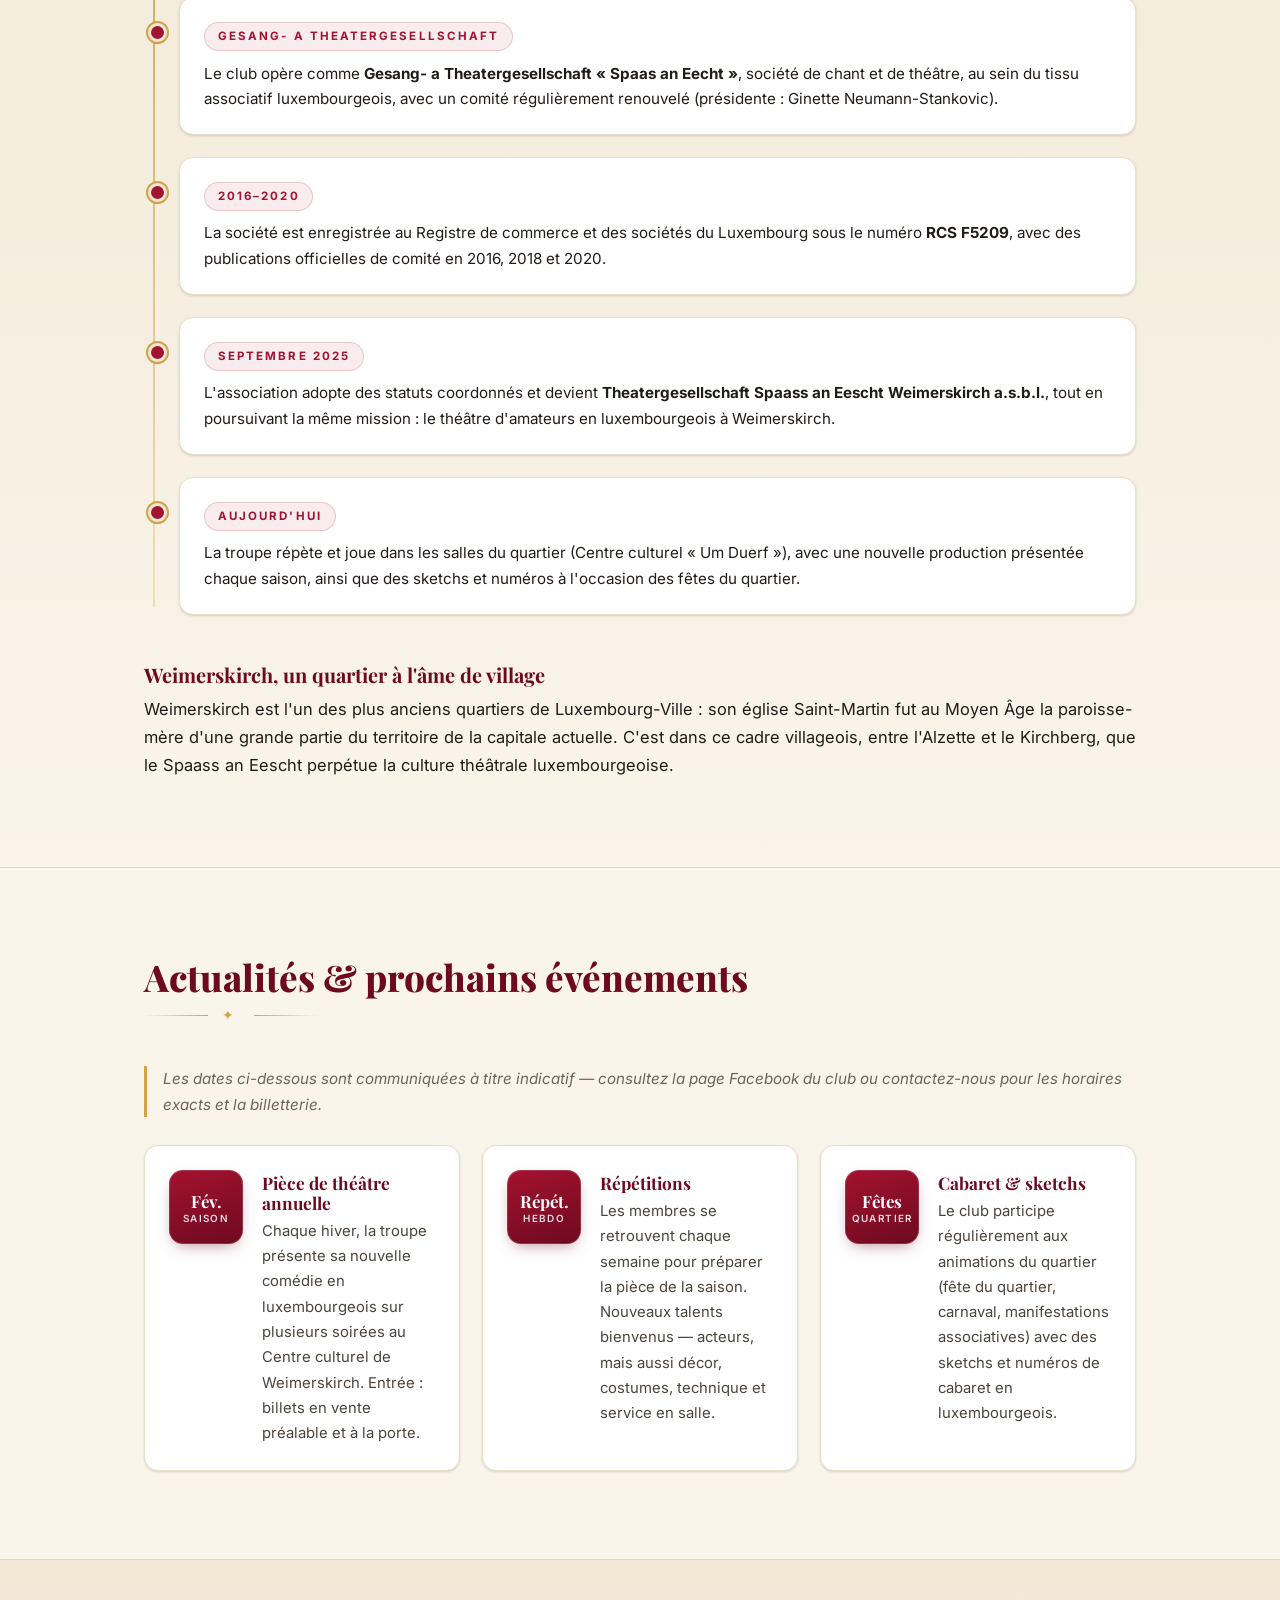
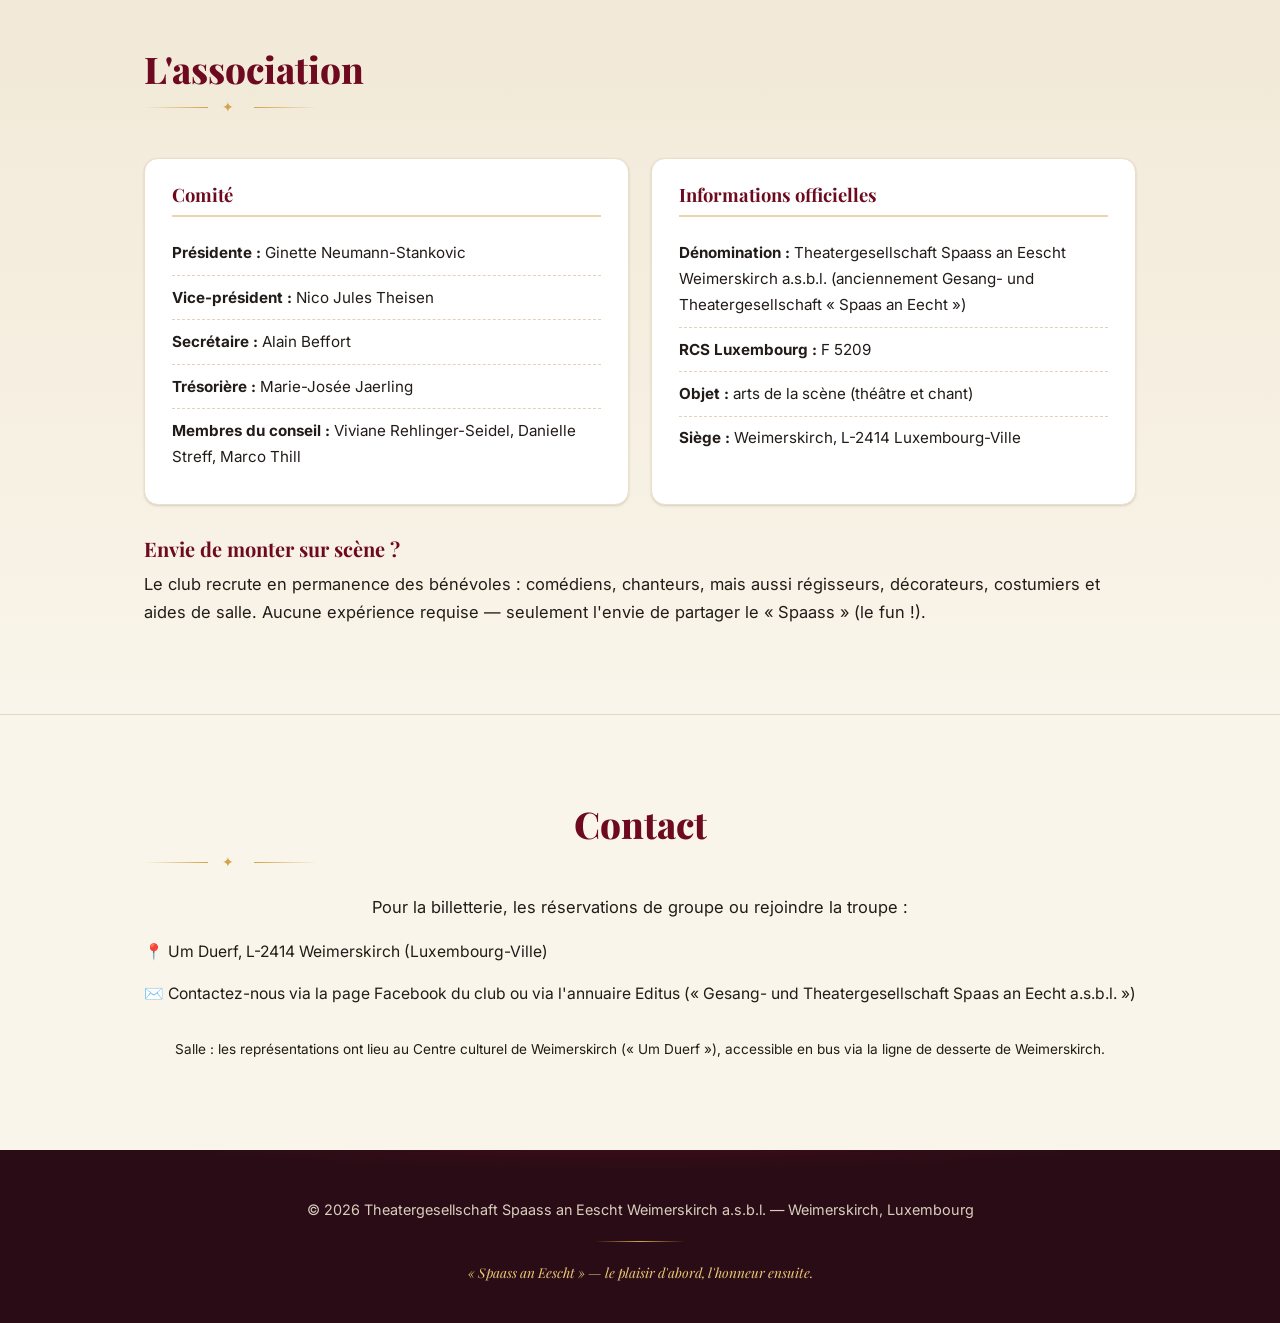
<file: fr.html>
<!DOCTYPE html>
<html lang="fr">
<head>
<meta charset="UTF-8">
<meta name="viewport" content="width=device-width, initial-scale=1.0">
<title>Theatergesellschaft Spaass an Eescht Weimerskirch a.s.b.l. — Théâtre club de Weimerskirch</title>
<meta name="description" content="Site officiel du théâtre club Spaass an Eescht de Weimerskirch (Luxembourg-Ville) : histoire de la société de chant et de théâtre, actualités et prochaines représentations.">
<link rel="stylesheet" href="css/style.css">
<link rel="icon" type="image/svg+xml" href="favicon.svg">
<link rel="preconnect" href="https://fonts.googleapis.com">
<link rel="preconnect" href="https://fonts.gstatic.com" crossorigin>
<link href="https://fonts.googleapis.com/css2?family=Inter:wght@400;500;600;700&family=Playfair+Display:ital,wght@0,600;0,700;0,800;1,500;1,700&display=swap" rel="stylesheet">
</head>
<body id="top">

<header class="hero">
  <div class="hero-inner">
    <p class="hero-kicker">Weimerskirch · Lëtzebuerg</p>
    <h1>Spaass <span>an Eescht</span></h1>
    <p class="hero-sub">Société de chant et de théâtre · Gesang- a Theatergesellschaft de Weimerskirch</p>
    <div class="hero-cta">
      <a href="#evenements" class="btn btn-primary">Prochaines représentations</a>
      <a href="#histoire" class="btn btn-ghost">Notre histoire</a>
    </div>
  </div>
</header>

<nav class="nav" id="nav">
  <div class="nav-inner">
    <a class="nav-brand" href="#top">
      <span class="monogram">S·E</span>
      <span class="brand-name">Spaass an Eescht<small>Weimerskirch</small></span>
    </a>
    <ul class="site-links">
    <li><a href="#accueil">Accueil</a></li>
    <li><a href="#histoire">Histoire</a></li>
    <li><a href="#evenements">Actualités &amp; Événements</a></li>
    <li><a href="#association">L'association</a></li>
    <li><a href="#contact">Contact</a></li>
  </ul>
  <ul class="lang-switch">
    <li><a href="index.html">LB</a></li>
    <li><a href="de.html">DE</a></li>
    <li><a href="fr.html" class="active" aria-current="page">FR</a></li>
  </ul>
</div>
</nav>

<main>

<section id="accueil" class="section intro">
  <div class="container">
    <div class="section-head reveal">
      <h2>Wëllkomm à Weimerskirch !</h2>
      <div class="ornament"><span>&#10022;</span></div>
    </div>    <p>Le <strong>Spaass an Eescht</strong> («&nbsp;Plaisir et honneur&nbsp;») est la société de chant et de
    théâtre du quartier de Weimerskirch, au nord-est de Luxembourg-Ville. Depuis des générations, la
    troupe fait vivre la scène luxembourgeoise&nbsp;: comédies et pièces dialectales en luxembourgeois,
    cabarets, sketchs et chansons, présentés chaque année au public du quartier.</p>
    <div class="features">
      <div class="feature">
        <div class="icon">🎭</div>
        <h3>Théâtre en luxembourgeois</h3>
        <p>Comédies, farces et pièces du répertoire dialectal, montées avec le cœur par des bénévoles du quartier.</p>
      </div>
      <div class="feature">
        <div class="icon">🎵</div>
        <h3>Chant &amp; cabaret</h3>
        <p>En tant que société de chant et de théâtre, le club cultive aussi la chanson et les numéros de cabaret.</p>
      </div>
      <div class="feature">
        <div class="icon">🤝</div>
        <h3>Vie associative</h3>
        <p>Une association sans but lucratif (a.s.b.l.) ancrée dans la vie culturelle de Weimerskirch.</p>
      </div>
    </div>
  </div>
</section>

<section id="histoire" class="section section-alt">
  <div class="container">
    <div class="section-head reveal">
      <h2>Notre histoire</h2>
      <div class="ornament"><span>&#10022;</span></div>
    </div>    <div class="timeline">
      <div class="timeline-item">
        <span class="timeline-date">Origines</span>
        <p>La tradition théâtrale de Weimerskirch remonte bien avant l'officialisation du club&nbsp;: des
        photographies de la troupe «&nbsp;Spaas an Eescht&nbsp;» de Weimerskirch sont déjà attestées en
        <strong>1953</strong>, et le théâtre d'amateurs faisait depuis longtemps partie de la vie du quartier.</p>
      </div>
      <div class="timeline-item">
        <span class="timeline-date">Gesang- a Theatergesellschaft</span>
        <p>Le club opère comme <strong>Gesang- a Theatergesellschaft «&nbsp;Spaas an Eecht&nbsp;»</strong>,
        société de chant et de théâtre, au sein du tissu associatif luxembourgeois, avec un comité
        régulièrement renouvelé (présidente&nbsp;: Ginette Neumann-Stankovic).</p>
      </div>
      <div class="timeline-item">
        <span class="timeline-date">2016–2020</span>
        <p>La société est enregistrée au Registre de commerce et des sociétés du Luxembourg sous le
        numéro <strong>RCS F5209</strong>, avec des publications officielles de comité en 2016, 2018 et 2020.</p>
      </div>
      <div class="timeline-item">
        <span class="timeline-date">Septembre 2025</span>
        <p>L'association adopte des statuts coordonnés et devient
        <strong>Theatergesellschaft Spaass an Eescht Weimerskirch a.s.b.l.</strong>, tout en poursuivant
        la même mission&nbsp;: le théâtre d'amateurs en luxembourgeois à Weimerskirch.</p>
      </div>
      <div class="timeline-item">
        <span class="timeline-date">Aujourd'hui</span>
        <p>La troupe répète et joue dans les salles du quartier (Centre culturel «&nbsp;Um Duerf&nbsp;»),
        avec une nouvelle production présentée chaque saison, ainsi que des sketchs et numéros à
        l'occasion des fêtes du quartier.</p>
      </div>
    </div>
    <h3>Weimerskirch, un quartier à l'âme de village</h3>
    <p>Weimerskirch est l'un des plus anciens quartiers de Luxembourg-Ville&nbsp;: son église
    Saint-Martin fut au Moyen Âge la paroisse-mère d'une grande partie du territoire de la capitale
    actuelle. C'est dans ce cadre villageois, entre l'Alzette et le Kirchberg, que le Spaass an Eescht
    perpétue la culture théâtrale luxembourgeoise.</p>
  </div>
</section>

<section id="evenements" class="section">
  <div class="container">
    <div class="section-head reveal">
      <h2>Actualités &amp; prochains événements</h2>
      <div class="ornament"><span>&#10022;</span></div>
    </div>    <p class="note">Les dates ci-dessous sont communiquées à titre indicatif&nbsp;— consultez la page
    Facebook du club ou contactez-nous pour les horaires exacts et la billetterie.</p>
    <div class="events">
      <article class="event">
        <div class="event-date"><span class="day">Fév.</span><span class="year">saison</span></div>
        <div class="event-body">
          <h3>Pièce de théâtre annuelle</h3>
          <p>Chaque hiver, la troupe présente sa nouvelle comédie en luxembourgeois sur plusieurs
          soirées au Centre culturel de Weimerskirch. Entrée&nbsp;: billets en vente préalable et
          à la porte.</p>
        </div>
      </article>
      <article class="event">
        <div class="event-date"><span class="day">Répét.</span><span class="year">hebdo</span></div>
        <div class="event-body">
          <h3>Répétitions</h3>
          <p>Les membres se retrouvent chaque semaine pour préparer la pièce de la saison. Nouveaux
          talents bienvenus&nbsp;— acteurs, mais aussi décor, costumes, technique et service en salle.</p>
        </div>
      </article>
      <article class="event">
        <div class="event-date"><span class="day">Fêtes</span><span class="year">quartier</span></div>
        <div class="event-body">
          <h3>Cabaret &amp; sketchs</h3>
          <p>Le club participe régulièrement aux animations du quartier (fête du quartier, carnaval,
          manifestations associatives) avec des sketchs et numéros de cabaret en luxembourgeois.</p>
        </div>
      </article>
    </div>
  </div>
</section>

<section id="association" class="section section-alt">
  <div class="container">
    <div class="section-head reveal">
      <h2>L'association</h2>
      <div class="ornament"><span>&#10022;</span></div>
    </div>    <div class="assoc-grid">
      <div>
        <h3>Comité</h3>
        <ul class="committee">
          <li><strong>Présidente&nbsp;:</strong> Ginette Neumann-Stankovic</li>
          <li><strong>Vice-président&nbsp;:</strong> Nico Jules Theisen</li>
          <li><strong>Secrétaire&nbsp;:</strong> Alain Beffort</li>
          <li><strong>Trésorière&nbsp;:</strong> Marie-Josée Jaerling</li>
          <li><strong>Membres du conseil&nbsp;:</strong> Viviane Rehlinger-Seidel, Danielle Streff, Marco Thill</li>
        </ul>
      </div>
      <div>
        <h3>Informations officielles</h3>
        <ul class="registry">
          <li><strong>Dénomination&nbsp;:</strong> Theatergesellschaft Spaass an Eescht Weimerskirch a.s.b.l.
          (anciennement Gesang- und Theatergesellschaft «&nbsp;Spaas an Eecht&nbsp;»)</li>
          <li><strong>RCS Luxembourg&nbsp;:</strong> F 5209</li>
          <li><strong>Objet&nbsp;:</strong> arts de la scène (théâtre et chant)</li>
          <li><strong>Siège&nbsp;:</strong> Weimerskirch, L-2414 Luxembourg-Ville</li>
        </ul>
      </div>
    </div>
    <h3>Envie de monter sur scène&nbsp;?</h3>
    <p>Le club recrute en permanence des bénévoles&nbsp;: comédiens, chanteurs, mais aussi régisseurs,
    décorateurs, costumiers et aides de salle. Aucune expérience requise — seulement l'envie de
    partager le «&nbsp;Spaass&nbsp;» (le fun&nbsp;!).</p>
  </div>
</section>

<section id="contact" class="section contact">
  <div class="container">
    <div class="section-head reveal">
      <h2>Contact</h2>
      <div class="ornament"><span>&#10022;</span></div>
    </div>    <p>Pour la billetterie, les réservations de groupe ou rejoindre la troupe&nbsp;:</p>
    <ul class="contact-list">
      <li>📍 Um Duerf, L-2414 Weimerskirch (Luxembourg-Ville)</li>
      <li>✉️ Contactez-nous via la page Facebook du club ou via l'annuaire Editus
      («&nbsp;Gesang- und Theatergesellschaft Spaas an Eecht a.s.b.l.&nbsp;»)</li>
    </ul>
    <p class="small">Salle&nbsp;: les représentations ont lieu au Centre culturel de Weimerskirch
    («&nbsp;Um Duerf&nbsp;»), accessible en bus via la ligne de desserte de Weimerskirch.</p>
  </div>
</section>

</main>

<footer class="footer">
  <div class="container">
    <p>© <span id="year">2026</span> Theatergesellschaft Spaass an Eescht Weimerskirch a.s.b.l. — Weimerskirch, Luxembourg</p>
    <div class="rule"></div>
    <p class="tagline small">«&nbsp;Spaass an Eescht&nbsp;» — le plaisir d'abord, l'honneur ensuite.</p>
  </div>
</footer>

<script src="js/main.js"></script>
<script>
document.getElementById('year').textContent = new Date().getFullYear();
</script>
</body>
</html>
</file>
<file: css/style.css>
/* ============================================================
   Spaass an Eescht — Weimerskirch
   Design system
   ============================================================ */

:root {
  --red: #a41230;
  --red-deep: #6d0a1f;
  --burgundy: #2a0c16;
  --gold: #d4a24a;
  --gold-soft: #e9c877;
  --cream: #faf5ea;
  --cream-deep: #f1e8d6;
  --ink: #221c19;
  --muted: #6f6459;
  --card: #ffffff;
  --shadow-sm: 0 1px 3px rgba(42, 12, 22, .10), 0 1px 2px rgba(42, 12, 22, .06);
  --shadow-md: 0 10px 30px -12px rgba(42, 12, 22, .25);
  --shadow-lg: 0 24px 60px -20px rgba(42, 12, 22, .35);
  --radius: 14px;
  --serif: "Playfair Display", Georgia, "Times New Roman", serif;
  --sans: "Inter", -apple-system, "Segoe UI", Helvetica, Arial, sans-serif;
}

* { margin: 0; padding: 0; box-sizing: border-box; }

html { scroll-behavior: smooth; scroll-padding-top: 4.5rem; }

body {
  font-family: var(--sans);
  font-size: 16.5px;
  color: var(--ink);
  background: var(--cream);
  line-height: 1.7;
  -webkit-font-smoothing: antialiased;
  text-rendering: optimizeLegibility;
}

.container {
  max-width: 1040px;
  margin: 0 auto;
  padding: 0 1.5rem;
}

h1, h2, h3 { font-family: var(--serif); line-height: 1.15; }

a { color: var(--red); }

::selection { background: var(--gold-soft); color: var(--burgundy); }

/* ---------- Ornament ---------- */
.ornament {
  display: flex;
  align-items: center;
  gap: .9rem;
  margin: .35rem 0 1.1rem;
}
.ornament::before,
.ornament::after {
  content: '';
  height: 1px;
  width: 64px;
  background: linear-gradient(90deg, transparent, var(--gold));
}
.ornament::after { background: linear-gradient(270deg, transparent, var(--gold)); }
.ornament span { color: var(--gold); font-size: .85rem; letter-spacing: .4em; }

/* ---------- Hero ---------- */
.hero {
  position: relative;
  overflow: hidden;
  color: #fff;
  text-align: center;
  padding: clamp(5rem, 14vh, 9rem) 1.5rem clamp(4rem, 10vh, 6.5rem);
  background:
    radial-gradient(120% 90% at 50% -20%, rgba(212, 162, 74, .18), transparent 55%),
    radial-gradient(80% 60% at 12% 110%, rgba(164, 18, 48, .55), transparent 60%),
    radial-gradient(70% 55% at 88% 100%, rgba(109, 10, 31, .7), transparent 60%),
    var(--burgundy);
}
.hero::before {
  content: '';
  position: absolute;
  inset: 0;
  background:
    linear-gradient(90deg, rgba(255,255,255,.035) 1px, transparent 1px),
    linear-gradient(rgba(255,255,255,.035) 1px, transparent 1px);
  background-size: 56px 56px;
  mask-image: radial-gradient(75% 75% at 50% 40%, #000 30%, transparent 100%);
  -webkit-mask-image: radial-gradient(75% 75% at 50% 40%, #000 30%, transparent 100%);
  pointer-events: none;
}
.hero::after {
  content: '';
  position: absolute;
  left: 0; right: 0; bottom: 0;
  height: 1px;
  background: linear-gradient(90deg, transparent, var(--gold) 30%, var(--gold) 70%, transparent);
}
.hero-inner { position: relative; max-width: 860px; margin: 0 auto; }

.hero-kicker {
  font-family: var(--sans);
  font-size: .78rem;
  font-weight: 600;
  letter-spacing: .45em;
  text-transform: uppercase;
  color: var(--gold-soft);
  margin-bottom: 1.4rem;
}
.hero h1 {
  font-size: clamp(3rem, 9vw, 5.6rem);
  font-weight: 800;
  letter-spacing: .01em;
  text-shadow: 0 8px 40px rgba(0,0,0,.45);
}
.hero h1 span {
  display: inline-block;
  font-style: italic;
  font-weight: 500;
  background: linear-gradient(105deg, var(--gold-soft), var(--gold) 60%, #b9862f);
  -webkit-background-clip: text;
  background-clip: text;
  -webkit-text-fill-color: transparent;
}
.hero-sub {
  margin-top: 1.1rem;
  font-family: var(--serif);
  font-style: italic;
  font-size: 1.15rem;
  color: rgba(255, 244, 224, .85);
}
.hero-cta {
  margin-top: 2.6rem;
  display: flex;
  gap: .9rem;
  justify-content: center;
  flex-wrap: wrap;
}

.btn {
  display: inline-block;
  padding: .85rem 1.9rem;
  border-radius: 999px;
  text-decoration: none;
  font-family: var(--sans);
  font-weight: 600;
  font-size: .92rem;
  letter-spacing: .02em;
  transition: transform .2s ease, box-shadow .2s ease, background .2s ease, border-color .2s ease;
}
.btn:hover { transform: translateY(-2px); }
.btn-primary {
  background: linear-gradient(135deg, var(--gold-soft), var(--gold));
  color: #33200a;
  box-shadow: 0 10px 25px -8px rgba(212, 162, 74, .55);
}
.btn-primary:hover { box-shadow: 0 16px 32px -10px rgba(212, 162, 74, .65); }
.btn-ghost {
  border: 1.5px solid rgba(255, 240, 214, .45);
  color: #ffeed4;
  backdrop-filter: blur(4px);
}
.btn-ghost:hover { border-color: var(--gold-soft); color: var(--gold-soft); }

/* ---------- Nav ---------- */
.nav {
  position: sticky;
  top: 0;
  z-index: 50;
  background: rgba(34, 12, 20, .92);
  backdrop-filter: blur(12px);
  -webkit-backdrop-filter: blur(12px);
  box-shadow: 0 1px 0 rgba(212, 162, 74, .35), var(--shadow-sm);
}
.nav-inner {
  max-width: 1040px;
  margin: 0 auto;
  padding: 0 1.5rem;
  display: flex;
  align-items: center;
  justify-content: space-between;
  gap: 1rem;
  min-height: 64px;
}
.nav-brand {
  display: flex;
  align-items: center;
  gap: .65rem;
  text-decoration: none;
  color: #fff;
}
.nav-brand .monogram {
  width: 34px;
  height: 34px;
  display: grid;
  place-items: center;
  border-radius: 50%;
  border: 1.5px solid var(--gold);
  color: var(--gold-soft);
  font-family: var(--serif);
  font-weight: 700;
  font-size: .8rem;
  letter-spacing: .05em;
  flex-shrink: 0;
}
.nav-brand .brand-name {
  font-family: var(--serif);
  font-size: 1.02rem;
  font-weight: 700;
  white-space: nowrap;
}
.nav-brand .brand-name small {
  display: block;
  font-family: var(--sans);
  font-size: .62rem;
  font-weight: 500;
  letter-spacing: .28em;
  text-transform: uppercase;
  color: rgba(233, 200, 119, .85);
}
.nav ul {
  list-style: none;
  display: flex;
  flex-wrap: wrap;
  align-items: center;
  gap: .1rem;
}
.site-links a {
  display: block;
  padding: .55rem .85rem;
  color: rgba(250, 245, 234, .82);
  text-decoration: none;
  font-size: .88rem;
  font-weight: 500;
  border-radius: 8px;
  transition: color .15s ease, background .15s ease;
}
.site-links a:hover { color: #fff; background: rgba(164, 18, 48, .55); }

.lang-switch { gap: .35rem; }
.lang-switch a {
  display: block;
  padding: .28rem .62rem;
  font-size: .72rem;
  font-weight: 700;
  letter-spacing: .06em;
  color: rgba(250, 245, 234, .75);
  text-decoration: none;
  border: 1px solid rgba(250, 245, 234, .25);
  border-radius: 999px;
  transition: all .15s ease;
}
.lang-switch a:hover { border-color: var(--gold-soft); color: var(--gold-soft); }
.lang-switch a.active {
  background: linear-gradient(135deg, var(--gold-soft), var(--gold));
  border-color: transparent;
  color: #33200a;
}

@media (max-width: 900px) {
  .nav-inner { flex-wrap: wrap; padding: .6rem 1.5rem; }
  .site-links { order: 3; width: 100%; justify-content: center; }
}
@media (max-width: 480px) {
  .nav-brand .brand-name { display: none; }
  .site-links a { padding: .5rem .6rem; font-size: .82rem; }
}

/* ---------- Sections ---------- */
.section { padding: clamp(3.25rem, 8vw, 5.5rem) 0; }
.section-alt {
  background:
    linear-gradient(180deg, var(--cream-deep), var(--cream));
  border-top: 1px solid #e4d8c0;
  border-bottom: 1px solid #e4d8c0;
}

.section-head { margin-bottom: 2.4rem; }
.section h2 {
  font-size: clamp(1.7rem, 4vw, 2.3rem);
  font-weight: 800;
  color: var(--red-deep);
}
.section h3 {
  margin: 2rem 0 .6rem;
  font-size: 1.25rem;
  color: var(--red-deep);
}
.section p + p { margin-top: .95rem; }
.note {
  font-style: italic;
  color: var(--muted);
  font-size: .95rem;
  margin-bottom: 1.75rem;
  padding-left: 1rem;
  border-left: 3px solid var(--gold);
}
.small, .footer .small { font-size: .85rem; }

/* ---------- Intro features ---------- */
.features {
  display: grid;
  gap: 1.4rem;
  grid-template-columns: repeat(auto-fit, minmax(250px, 1fr));
  margin-top: 2.5rem;
}
.feature {
  background: var(--card);
  border: 1px solid #eadfc9;
  border-radius: var(--radius);
  padding: 1.75rem 1.5rem;
  box-shadow: var(--shadow-sm);
  transition: transform .25s ease, box-shadow .25s ease;
}
.feature:hover { transform: translateY(-5px); box-shadow: var(--shadow-md); }
.feature .icon {
  display: grid;
  place-items: center;
  width: 52px;
  height: 52px;
  margin-bottom: 1.1rem;
  font-size: 1.5rem;
  border-radius: 12px;
  background: linear-gradient(135deg, rgba(212,162,74,.18), rgba(164,18,48,.10));
  border: 1px solid rgba(212, 162, 74, .35);
}
.feature h3 { margin: 0 0 .5rem; font-size: 1.08rem; }
.feature p { font-size: .94rem; color: #4c433b; }

/* ---------- Timeline ---------- */
.timeline {
  margin: 2rem 0 3rem;
  position: relative;
  padding-left: 2.2rem;
  display: grid;
  gap: 1.4rem;
}
.timeline::before {
  content: '';
  position: absolute;
  left: 9px;
  top: 8px;
  bottom: 8px;
  width: 2px;
  background: linear-gradient(180deg, var(--gold), rgba(212,162,74,.25));
}
.timeline-item {
  position: relative;
  background: var(--card);
  border: 1px solid #eadfc9;
  border-radius: var(--radius);
  padding: 1.35rem 1.5rem;
  box-shadow: var(--shadow-sm);
  transition: transform .25s ease, box-shadow .25s ease;
}
.timeline-item:hover { transform: translateX(5px); box-shadow: var(--shadow-md); }
.timeline-item::before {
  content: '';
  position: absolute;
  left: calc(-2.2rem + 3px);
  top: 1.55rem;
  width: 13px;
  height: 13px;
  border-radius: 50%;
  background: var(--red);
  border: 3px solid var(--cream-deep);
  box-shadow: 0 0 0 2px var(--gold);
}
.timeline-date {
  display: inline-block;
  font-family: var(--sans);
  font-size: .72rem;
  font-weight: 700;
  letter-spacing: .18em;
  text-transform: uppercase;
  color: var(--red);
  background: rgba(164, 18, 48, .08);
  border: 1px solid rgba(164, 18, 48, .18);
  border-radius: 999px;
  padding: .22rem .8rem;
  margin-bottom: .6rem;
}
.timeline-item p { font-size: .95rem; }

/* ---------- Events ---------- */
.events {
  display: grid;
  gap: 1.4rem;
  grid-template-columns: repeat(auto-fit, minmax(280px, 1fr));
}
.event {
  display: flex;
  gap: 1.2rem;
  background: var(--card);
  border: 1px solid #eadfc9;
  border-radius: var(--radius);
  padding: 1.5rem;
  box-shadow: var(--shadow-sm);
  transition: transform .25s ease, box-shadow .25s ease;
}
.event:hover { transform: translateY(-5px); box-shadow: var(--shadow-md); }
.event-date {
  flex: 0 0 auto;
  width: 74px;
  height: 74px;
  border-radius: var(--radius);
  background: linear-gradient(160deg, var(--red), var(--red-deep));
  color: #fff;
  display: flex;
  flex-direction: column;
  align-items: center;
  justify-content: center;
  text-align: center;
  line-height: 1.25;
  box-shadow: inset 0 0 0 1px rgba(255,255,255,.15), 0 6px 16px -6px rgba(109, 10, 31, .5);
}
.event-date .day { font-family: var(--serif); font-size: 1.05rem; font-weight: 700; }
.event-date .year {
  font-family: var(--sans);
  font-size: .62rem;
  font-weight: 600;
  letter-spacing: .14em;
  text-transform: uppercase;
  opacity: .85;
}
.event-body h3 { margin: .15rem 0 .4rem; font-size: 1.08rem; }
.event-body p { font-size: .93rem; color: #4c433b; }

/* ---------- Association ---------- */
.assoc-grid {
  display: grid;
  gap: 1.4rem;
  grid-template-columns: repeat(auto-fit, minmax(300px, 1fr));
  margin-bottom: 1rem;
}
.assoc-grid > div {
  background: var(--card);
  border: 1px solid #eadfc9;
  border-radius: var(--radius);
  padding: 1.6rem 1.7rem;
  box-shadow: var(--shadow-sm);
}
.assoc-grid h3 {
  margin: 0 0 .9rem;
  padding-bottom: .6rem;
  font-size: 1.15rem;
  border-bottom: 2px solid rgba(212, 162, 74, .45);
}
.committee, .registry, .contact-list { list-style: none; }
.committee li, .registry li {
  padding: .55rem 0;
  font-size: .95rem;
  border-bottom: 1px dashed #e0d3b8;
}
.committee li:last-child, .registry li:last-child { border-bottom: none; }

/* ---------- Contact ---------- */
.contact { text-align: center; }
.contact .section-head { margin-bottom: 1.2rem; }
.contact-list {
  display: inline-block;
  text-align: left;
  margin: .6rem 0 1.4rem;
}
.contact-list li {
  padding: .5rem 0;
  font-size: .98rem;
  border-bottom: none;
}

/* ---------- Footer ---------- */
.footer {
  background:
    radial-gradient(90% 70% at 50% -30%, rgba(164, 18, 48, .35), transparent 60%),
    var(--burgundy);
  color: #d9cebd;
  text-align: center;
  padding: 3rem 0 2.4rem;
  font-size: .9rem;
}
.footer .container { padding-top: 0; padding-bottom: 0; }
.footer .tagline {
  font-family: var(--serif);
  font-style: italic;
  color: var(--gold-soft);
  margin-top: .5rem;
}
.footer .rule {
  width: 90px;
  height: 1px;
  margin: 1.2rem auto;
  background: linear-gradient(90deg, transparent, var(--gold), transparent);
}

/* ---------- Reveal animation ---------- */
.reveal {
  opacity: 0;
  transform: translateY(22px);
  transition: opacity .7s ease, transform .7s cubic-bezier(.2, .7, .3, 1);
}
.reveal.is-visible { opacity: 1; transform: none; }

@media (prefers-reduced-motion: reduce) {
  html { scroll-behavior: auto; }
  .reveal { opacity: 1; transform: none; transition: none; }
  .btn:hover, .feature:hover, .event:hover, .timeline-item:hover { transform: none; }
}
</file>
